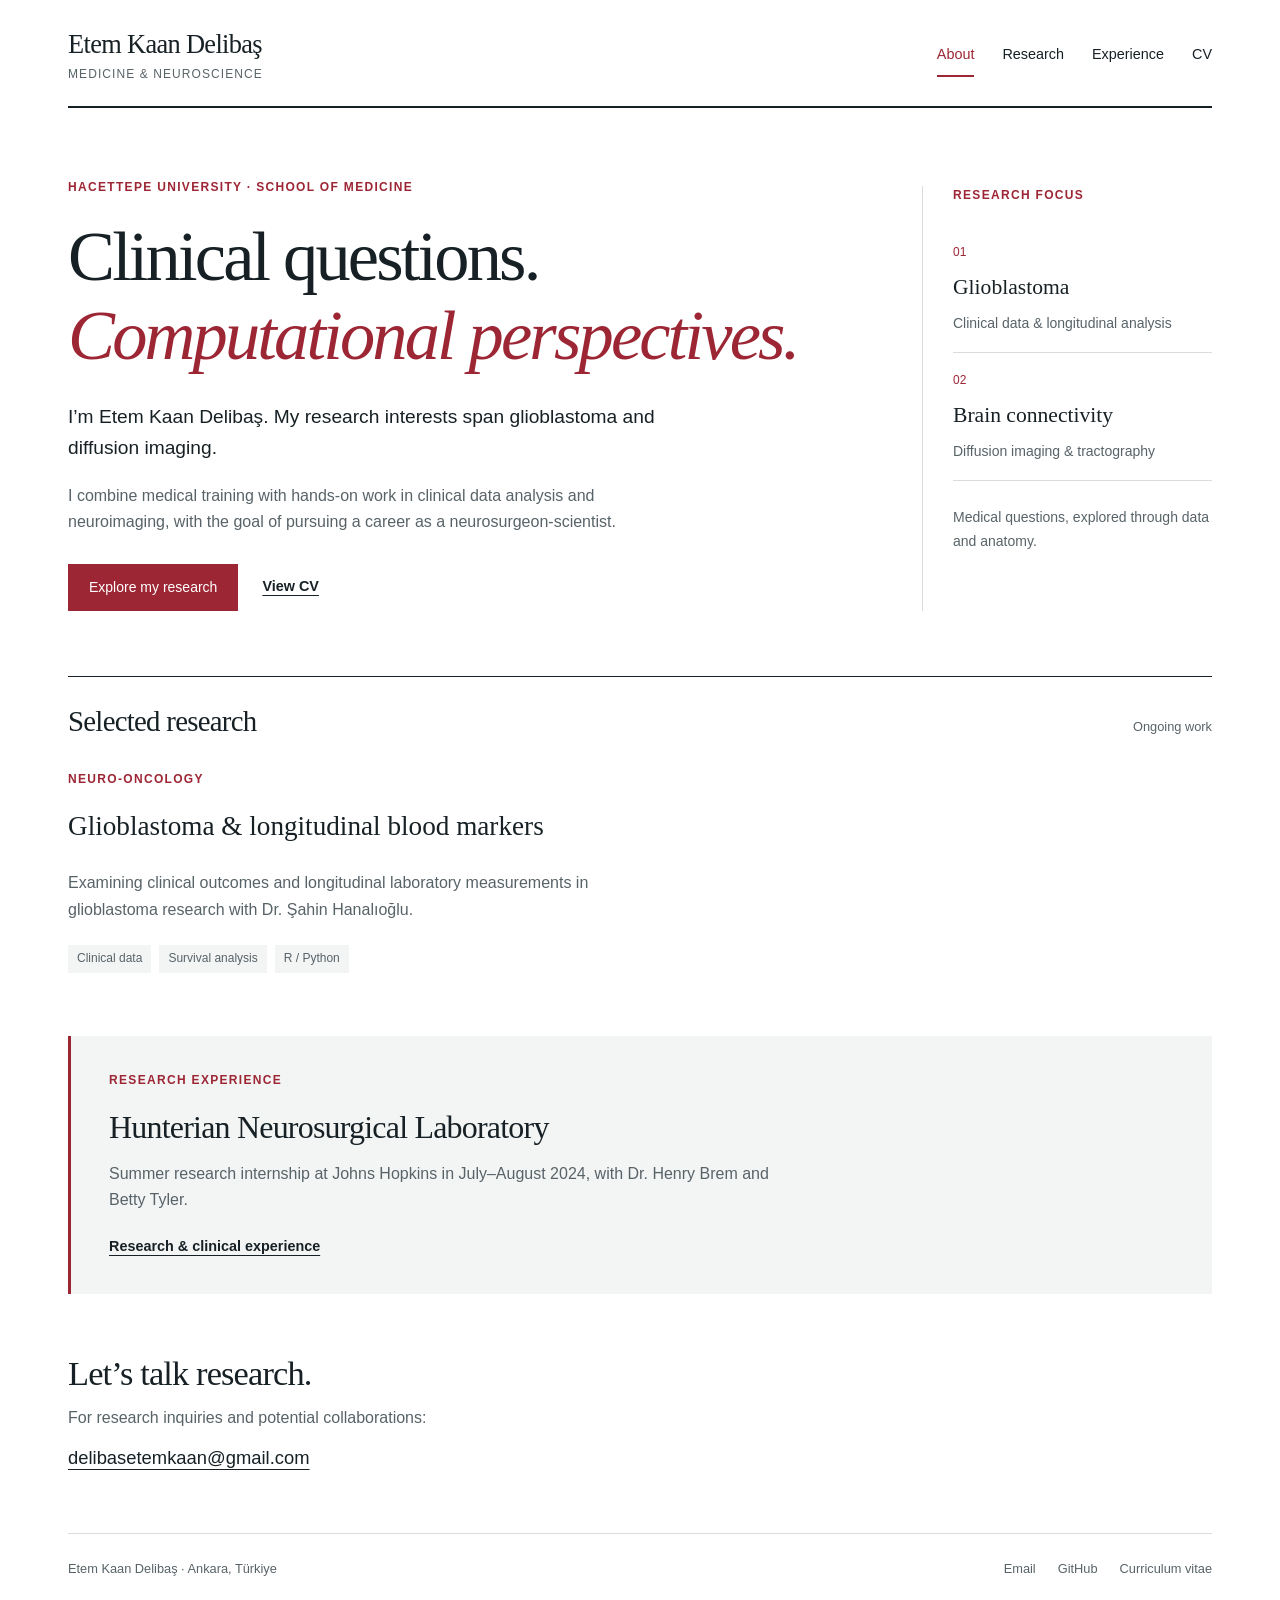
<file: index.html>
<!doctype html>
<html lang="en">
  <head>
    <meta charset="utf-8" />
    <meta name="viewport" content="width=device-width, initial-scale=1" />
    <title>About — Etem Kaan Delibaş</title>
    <meta
      name="description"
      content="Etem Kaan Delibaş · Hacettepe University · Research in glioblastoma and diffusion imaging."
    />
    <link rel="icon" href="images_and_videos/nsgy.png" />
    <link rel="stylesheet" href="style.css?v=2" />
  </head>
  <body>
    <a class="skip-link" href="#main">Skip to content</a>
    <div class="site-shell">
      <header class="site-header">
        <a class="wordmark" href="index.html"
          >Etem Kaan Delibaş<span>Medicine &amp; neuroscience</span></a
        >
        <nav aria-label="Main navigation">
          <a href="index.html" aria-current="page">About</a
          ><a href="projects.html">Research</a
          ><a href="education.html">Experience</a><a href="cv.html">CV</a>
        </nav>
      </header>
      <main id="main">
        <section class="intro">
          <div class="intro-copy">
            <p class="eyebrow">Hacettepe University · School of Medicine</p>
            <h1>
              Clinical questions.<br /><em>Computational perspectives.</em>
            </h1>
            <p class="lead">
              I’m Etem Kaan Delibaş. My research interests span glioblastoma
              and diffusion imaging.
            </p>
            <p class="intro-detail">
              I combine medical training with hands-on work in clinical data
              analysis and neuroimaging, with the goal of pursuing a career as a
              neurosurgeon-scientist.
            </p>
            <div class="actions">
              <a class="button" href="projects.html">Explore my research</a
              ><a class="text-link" href="cv.html">View CV</a>
            </div>
          </div>
          <aside class="intro-aside">
            <p class="eyebrow">Research focus</p>
            <ol class="focus-list">
              <li>
                <span>01</span>Glioblastoma<small
                  >Clinical data &amp; longitudinal analysis</small
                >
              </li>
              <li>
                <span>02</span>Brain connectivity<small
                  >Diffusion imaging &amp; tractography</small
                >
              </li>
            </ol>
            <p class="aside-note">
              Medical questions, explored through data and anatomy.
            </p>
          </aside>
        </section>
        <section class="section">
          <div class="section-heading">
            <h2>Selected research</h2>
            <span>Ongoing work</span>
          </div>
          <div class="research-grid">
            <article class="research-card">
              <p class="eyebrow">Neuro-oncology</p>
              <h3>
                <a href="projects.html#gbm"
                  >Glioblastoma &amp; longitudinal blood markers</a
                >
              </h3>
              <p>
                Examining clinical outcomes and longitudinal laboratory
                measurements in glioblastoma research with Dr. Şahin Hanalıoğlu.
              </p>
              <div class="tags">
                <span>Clinical data</span><span>Survival analysis</span
                ><span>R / Python</span>
              </div>
            </article>
          </div>
        </section>
        <section class="experience-strip">
          <p class="eyebrow">Research experience</p>
          <h2>Hunterian Neurosurgical Laboratory</h2>
          <p>
            Summer research internship at Johns Hopkins in July–August 2024,
            with Dr. Henry Brem and Betty Tyler.
          </p>
          <a class="text-link" href="education.html"
            >Research &amp; clinical experience</a
          >
        </section>
        <section class="contact-section">
          <h2>Let’s talk research.</h2>
          <p>For research inquiries and potential collaborations:</p>
          <a class="contact-email" href="mailto:delibasetemkaan@gmail.com"
            >delibasetemkaan@gmail.com</a
          >
        </section>
      </main>
      <footer>
        <span>Etem Kaan Delibaş · Ankara, Türkiye</span>
        <div>
          <a href="mailto:delibasetemkaan@gmail.com">Email</a
          ><a href="https://github.com/etemkaandelibas">GitHub</a
          ><a href="cv.html">Curriculum vitae</a>
        </div>
      </footer>
    </div>
  </body>
</html>
</file>
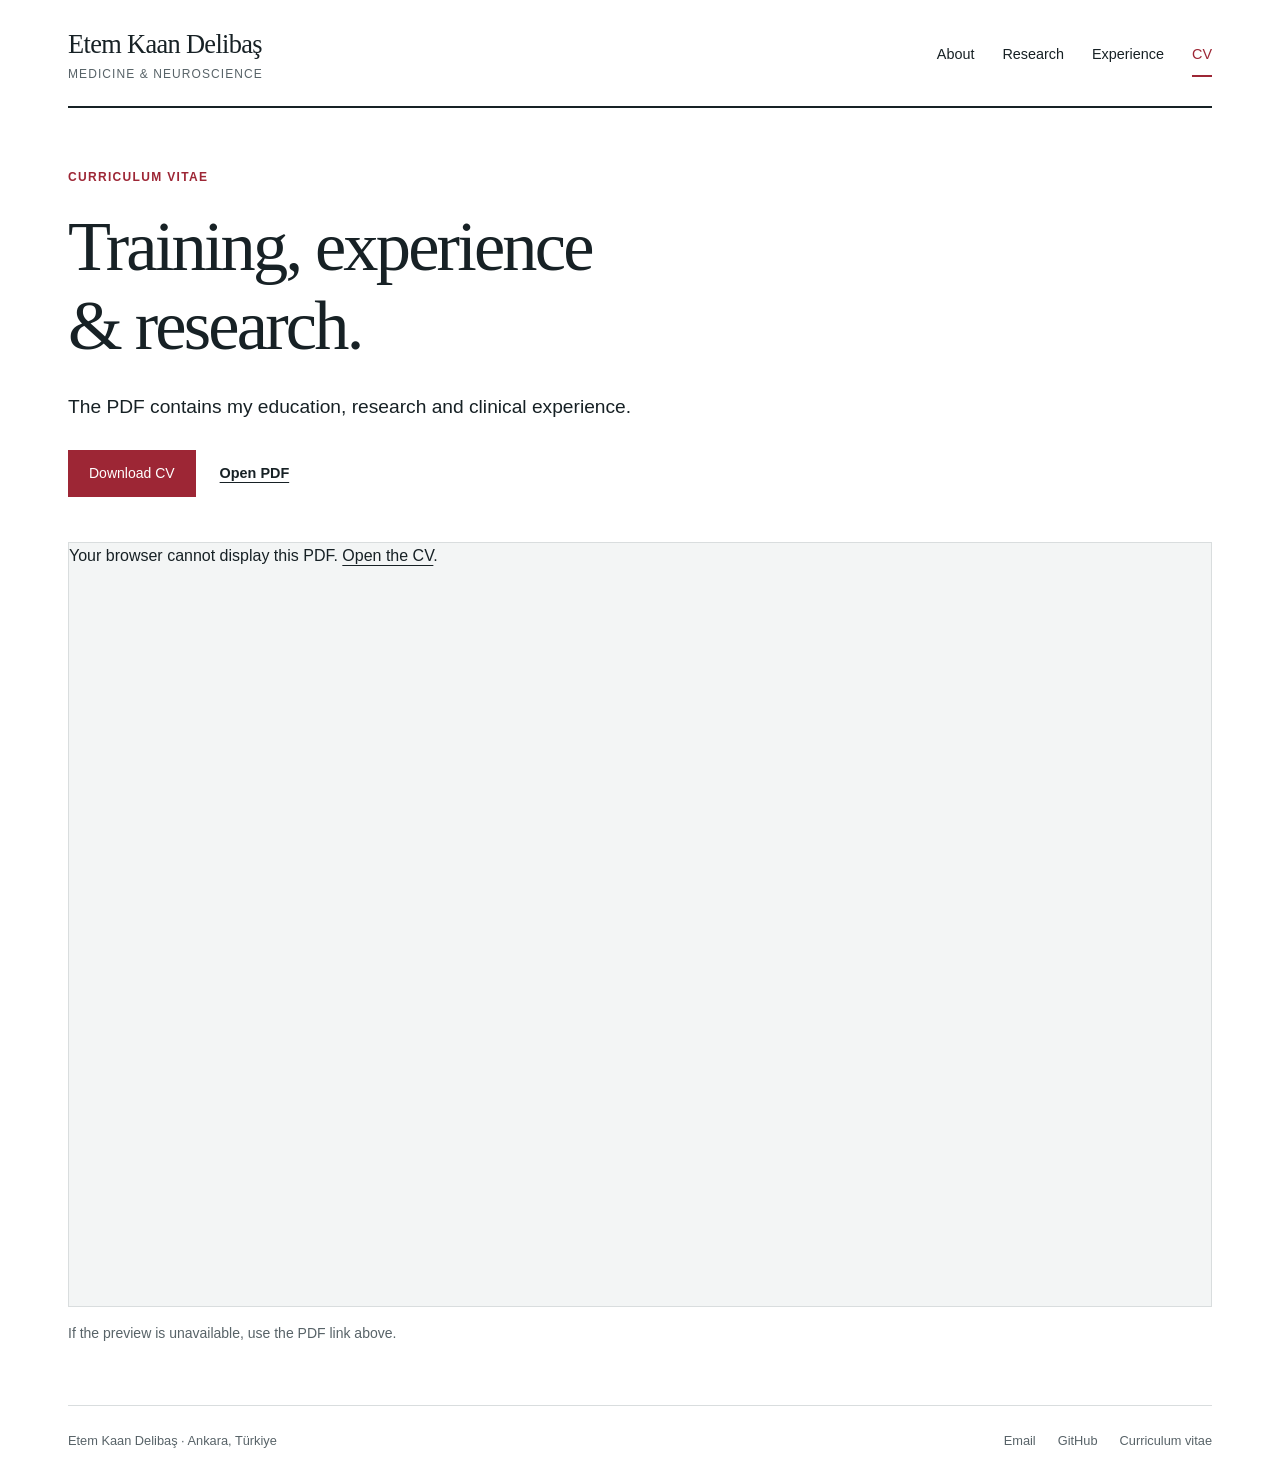
<file: cv.html>
<!doctype html>
<html lang="en">
  <head>
    <meta charset="utf-8" />
    <meta name="viewport" content="width=device-width, initial-scale=1" />
    <title>Curriculum vitae — Etem Kaan Delibaş</title>
    <meta
      name="description"
      content="Etem Kaan Delibaş · Hacettepe University · Research in glioblastoma and diffusion imaging."
    />
    <link rel="icon" href="images_and_videos/nsgy.png" />
    <link rel="stylesheet" href="style.css?v=2" />
  </head>
  <body>
    <a class="skip-link" href="#main">Skip to content</a>
    <div class="site-shell">
      <header class="site-header">
        <a class="wordmark" href="index.html"
          >Etem Kaan Delibaş<span>Medicine &amp; neuroscience</span></a
        >
        <nav aria-label="Main navigation">
          <a href="index.html">About</a><a href="projects.html">Research</a
          ><a href="education.html">Experience</a
          ><a href="cv.html" aria-current="page">CV</a>
        </nav>
      </header>
      <main id="main">
        <section class="page-intro">
          <p class="eyebrow">Curriculum vitae</p>
          <h1>Training, experience<br />&amp; research.</h1>
          <p class="lead">
            The PDF contains my education, research and clinical experience.
          </p>
          <div class="actions">
            <a class="button" href="cv.pdf" download="Etem_Kaan_Delibas_CV.pdf"
              >Download CV</a
            ><a class="text-link" href="cv.pdf" target="_blank" rel="noopener"
              >Open PDF</a
            >
          </div>
        </section>
        <section class="cv-section">
          <object
            class="cv-viewer"
            data="cv.pdf"
            type="application/pdf"
            aria-label="Etem Kaan Delibaş curriculum vitae"
          >
            <p>
              Your browser cannot display this PDF.
              <a href="cv.pdf">Open the CV</a>.
            </p>
          </object>
          <p class="cv-fallback">
            If the preview is unavailable, use the PDF link above.
          </p>
        </section>
      </main>
      <footer>
        <span>Etem Kaan Delibaş · Ankara, Türkiye</span>
        <div>
          <a href="mailto:delibasetemkaan@gmail.com">Email</a
          ><a href="https://github.com/etemkaandelibas">GitHub</a
          ><a href="cv.html">Curriculum vitae</a>
        </div>
      </footer>
    </div>
  </body>
</html>
</file>
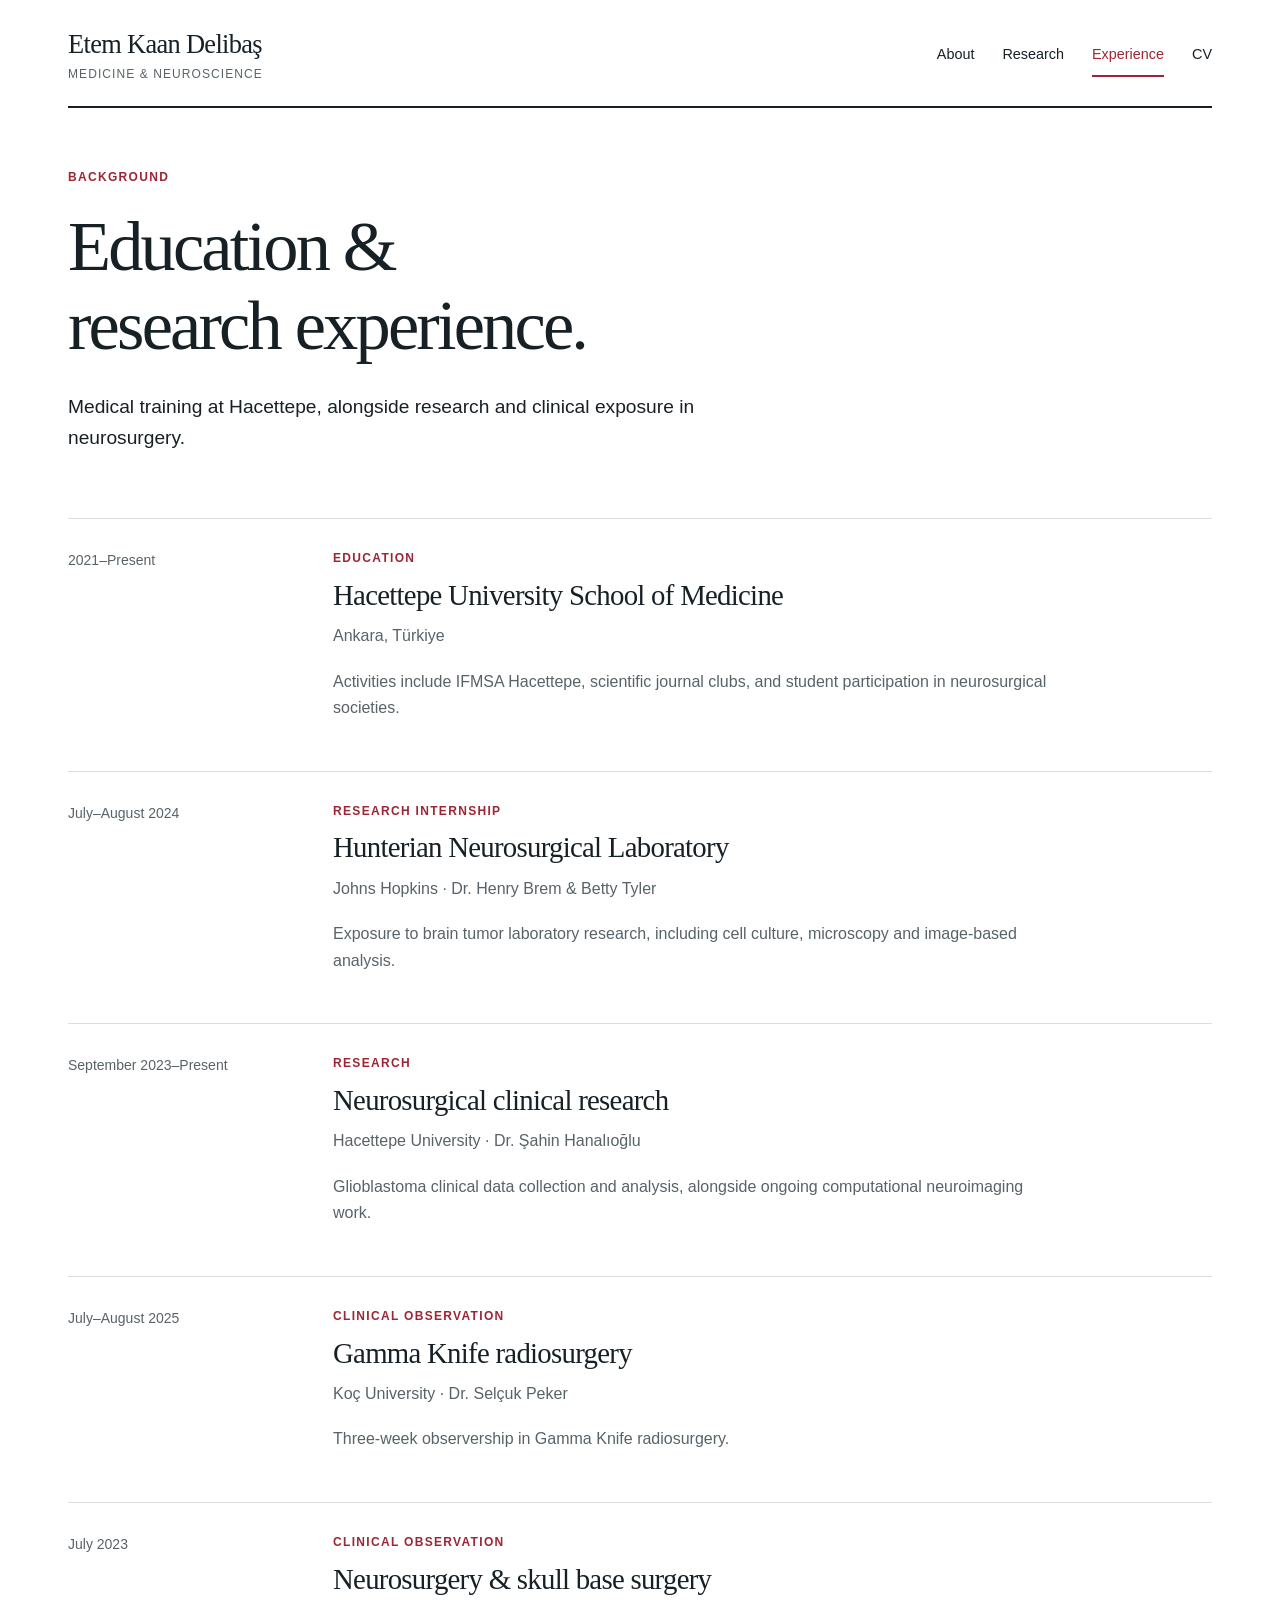
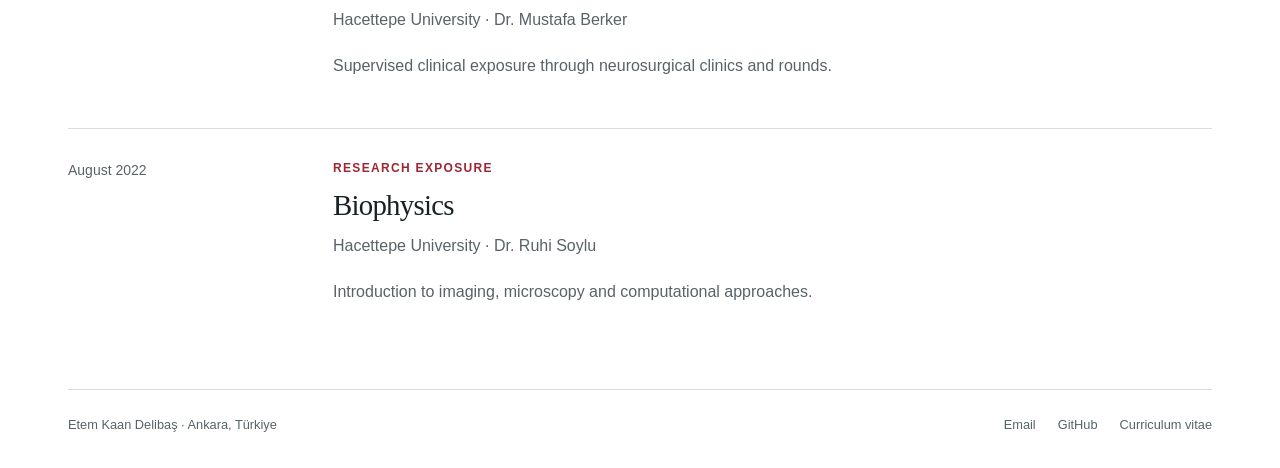
<file: education.html>
<!doctype html>
<html lang="en">
  <head>
    <meta charset="utf-8" />
    <meta name="viewport" content="width=device-width, initial-scale=1" />
    <title>Experience — Etem Kaan Delibaş</title>
    <meta
      name="description"
      content="Etem Kaan Delibaş · Hacettepe University · Research in glioblastoma and diffusion imaging."
    />
    <link rel="icon" href="images_and_videos/nsgy.png" />
    <link rel="stylesheet" href="style.css?v=2" />
  </head>
  <body>
    <a class="skip-link" href="#main">Skip to content</a>
    <div class="site-shell">
      <header class="site-header">
        <a class="wordmark" href="index.html"
          >Etem Kaan Delibaş<span>Medicine &amp; neuroscience</span></a
        >
        <nav aria-label="Main navigation">
          <a href="index.html">About</a><a href="projects.html">Research</a
          ><a href="education.html" aria-current="page">Experience</a
          ><a href="cv.html">CV</a>
        </nav>
      </header>
      <main id="main">
        <section class="page-intro">
          <p class="eyebrow">Background</p>
          <h1>Education &amp;<br />research experience.</h1>
          <p class="lead">
            Medical training at Hacettepe, alongside research and clinical
            exposure in neurosurgery.
          </p>
        </section>
        <section class="timeline">
          <article>
            <p class="timeline-date">2021–Present</p>
            <div>
              <p class="eyebrow">Education</p>
              <h2>Hacettepe University School of Medicine</h2>
              <p>Ankara, Türkiye</p>
              <p>
                Activities include IFMSA Hacettepe, scientific journal clubs,
                and student participation in neurosurgical societies.
              </p>
            </div>
          </article>
          <article>
            <p class="timeline-date">July–August 2024</p>
            <div>
              <p class="eyebrow">Research internship</p>
              <h2>Hunterian Neurosurgical Laboratory</h2>
              <p>Johns Hopkins · Dr. Henry Brem &amp; Betty Tyler</p>
              <p>
                Exposure to brain tumor laboratory research, including cell
                culture, microscopy and image-based analysis.
              </p>
            </div>
          </article>
          <article>
            <p class="timeline-date">September 2023–Present</p>
            <div>
              <p class="eyebrow">Research</p>
              <h2>Neurosurgical clinical research</h2>
              <p>Hacettepe University · Dr. Şahin Hanalıoğlu</p>
              <p>
                Glioblastoma clinical data collection and analysis, alongside
                ongoing computational neuroimaging work.
              </p>
            </div>
          </article>
          <article>
            <p class="timeline-date">July–August 2025</p>
            <div>
              <p class="eyebrow">Clinical observation</p>
              <h2>Gamma Knife radiosurgery</h2>
              <p>Koç University · Dr. Selçuk Peker</p>
              <p>Three-week observership in Gamma Knife radiosurgery.</p>
            </div>
          </article>
          <article>
            <p class="timeline-date">July 2023</p>
            <div>
              <p class="eyebrow">Clinical observation</p>
              <h2>Neurosurgery &amp; skull base surgery</h2>
              <p>Hacettepe University · Dr. Mustafa Berker</p>
              <p>
                Supervised clinical exposure through neurosurgical clinics and
                rounds.
              </p>
            </div>
          </article>
          <article>
            <p class="timeline-date">August 2022</p>
            <div>
              <p class="eyebrow">Research exposure</p>
              <h2>Biophysics</h2>
              <p>Hacettepe University · Dr. Ruhi Soylu</p>
              <p>
                Introduction to imaging, microscopy and computational
                approaches.
              </p>
            </div>
          </article>
        </section>
      </main>
      <footer>
        <span>Etem Kaan Delibaş · Ankara, Türkiye</span>
        <div>
          <a href="mailto:delibasetemkaan@gmail.com">Email</a
          ><a href="https://github.com/etemkaandelibas">GitHub</a
          ><a href="cv.html">Curriculum vitae</a>
        </div>
      </footer>
    </div>
  </body>
</html>
</file>
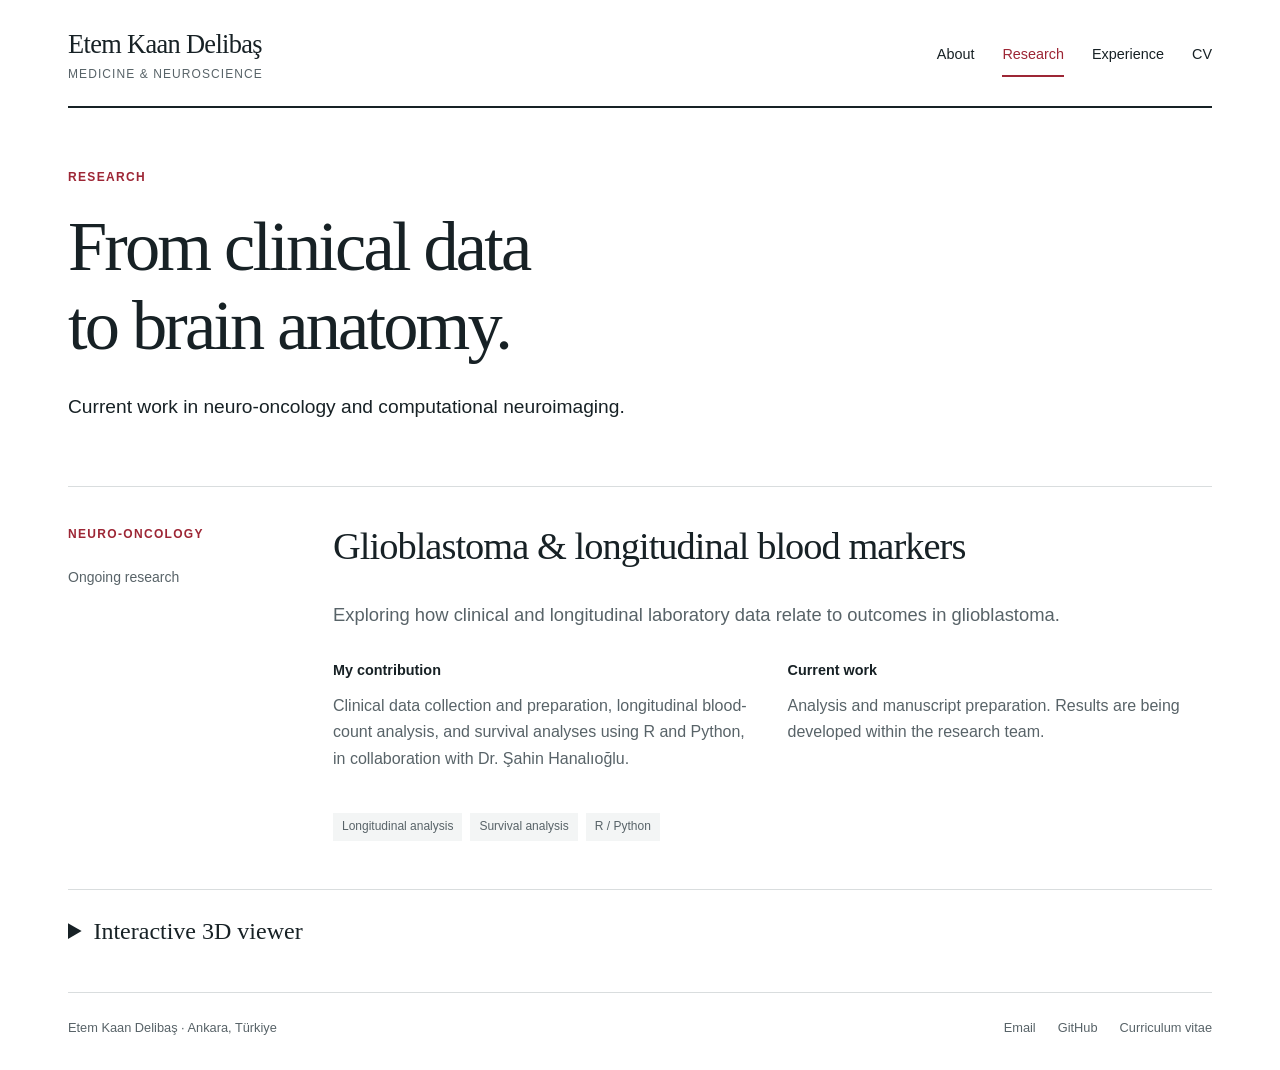
<file: projects.html>
<!doctype html>
<html lang="en">
  <head>
    <meta charset="utf-8" />
    <meta name="viewport" content="width=device-width, initial-scale=1" />
    <title>Research — Etem Kaan Delibaş</title>
    <meta
      name="description"
      content="Etem Kaan Delibaş · Hacettepe University · Research in glioblastoma and diffusion imaging."
    />
    <link rel="icon" href="images_and_videos/nsgy.png" />
    <link rel="stylesheet" href="style.css?v=2" />
    <script type="importmap">
      {
        "imports": {
          "three": "https://cdn.jsdelivr.net/npm/three@0.160.0/build/three.module.js",
          "three/addons/": "https://cdn.jsdelivr.net/npm/three@0.160.0/examples/jsm/"
        }
      }
    </script>
  </head>
  <body>
    <a class="skip-link" href="#main">Skip to content</a>
    <div class="site-shell">
      <header class="site-header">
        <a class="wordmark" href="index.html"
          >Etem Kaan Delibaş<span>Medicine &amp; neuroscience</span></a
        >
        <nav aria-label="Main navigation">
          <a href="index.html">About</a
          ><a href="projects.html" aria-current="page">Research</a
          ><a href="education.html">Experience</a><a href="cv.html">CV</a>
        </nav>
      </header>
      <main id="main">
        <section class="page-intro">
          <p class="eyebrow">Research</p>
          <h1>From clinical data<br />to brain anatomy.</h1>
          <p class="lead">
            Current work in neuro-oncology and computational neuroimaging.
          </p>
        </section>
        <article class="project-detail" id="gbm">
          <div class="project-meta">
            <p class="eyebrow">Neuro-oncology</p>
            <span class="status">Ongoing research</span>
          </div>
          <div>
            <h2>Glioblastoma &amp; longitudinal blood markers</h2>
            <p class="project-summary">
              Exploring how clinical and longitudinal laboratory data relate to
              outcomes in glioblastoma.
            </p>
            <div class="detail-grid">
              <section>
                <h3>My contribution</h3>
                <p>
                  Clinical data collection and preparation, longitudinal
                  blood-count analysis, and survival analyses using R and
                  Python, in collaboration with Dr. Şahin Hanalıoğlu.
                </p>
              </section>
              <section>
                <h3>Current work</h3>
                <p>
                  Analysis and manuscript preparation. Results are being
                  developed within the research team.
                </p>
              </section>
            </div>
            <div class="tags">
              <span>Longitudinal analysis</span><span>Survival analysis</span
              ><span>R / Python</span>
            </div>
          </div>
        </article>
        <details class="viewer-section" id="viewer-section">
          <summary>Interactive 3D viewer</summary>
          <p class="viewer-description">
            Explore brain surfaces and tractography when model files are
            available.
          </p>
          <div class="brain-viewer-layout">
            <div id="brain-viewer">
              <canvas
                id="brain-canvas"
                aria-label="Interactive brain model"
              ></canvas>
              <div id="viewer-status" role="status">
                3D models are not currently available.
              </div>
            </div>
            <aside class="viewer-controls">
              <h3>Clipping planes</h3>
              <p class="control-note">
                0% shows the full model; 100% clips through the model.
              </p>
              <div class="control-group">
                <label for="clip-axial"
                  >Axial<span id="clip-axial-value">0%</span></label
                ><input
                  disabled
                  type="range"
                  id="clip-axial"
                  min="0"
                  max="100"
                  value="0"
                  step="1"
                />
              </div>
              <div class="control-group">
                <label for="clip-sagittal"
                  >Sagittal<span id="clip-sagittal-value">0%</span></label
                ><input
                  disabled
                  type="range"
                  id="clip-sagittal"
                  min="0"
                  max="100"
                  value="0"
                  step="1"
                />
              </div>
              <div class="control-group">
                <label for="clip-coronal"
                  >Coronal<span id="clip-coronal-value">0%</span></label
                ><input
                  disabled
                  type="range"
                  id="clip-coronal"
                  min="0"
                  max="100"
                  value="0"
                  step="1"
                />
              </div>
              <div class="control-group">
                <label for="tract-opacity"
                  >Tract opacity<span id="tract-opacity-value">70%</span></label
                ><input
                  disabled
                  type="range"
                  id="tract-opacity"
                  min="0"
                  max="100"
                  value="70"
                  step="1"
                />
              </div>
            </aside>
          </div>
          <p class="model-hint">Drag to rotate · Scroll or pinch to zoom</p>
        </details>
        <script type="module">
          const section = document.getElementById("viewer-section");
          let started = false;
          section.addEventListener("toggle", async () => {
            if (!section.open || started) return;
            started = true;
            try {
              const files = await Promise.all(
                ["models/t1-brain.glb", "models/tractography.glb"].map((url) =>
                  fetch(url, { method: "HEAD" }),
                ),
              );
              if (files.some((file) => !file.ok)) return;
              await import("./brain-viewer.js");
            } catch {
              document.getElementById("viewer-status").textContent =
                "The 3D viewer is unavailable. Please try again later.";
            }
          });
        </script>
      </main>
      <footer>
        <span>Etem Kaan Delibaş · Ankara, Türkiye</span>
        <div>
          <a href="mailto:delibasetemkaan@gmail.com">Email</a
          ><a href="https://github.com/etemkaandelibas">GitHub</a
          ><a href="cv.html">Curriculum vitae</a>
        </div>
      </footer>
    </div>
  </body>
</html>
</file>
<file: style.css>
:root {
  --ink: #172125;
  --muted: #586368;
  --accent: #9d2635;
  --line: #d9ddde;
  --paper: #fff;
  --soft: #f3f5f5;
  --serif: Georgia, "Times New Roman", serif;
  --sans: Arial, Helvetica, sans-serif;
}
* {
  box-sizing: border-box;
}
html {
  scroll-behavior: smooth;
  scroll-padding-top: 2rem;
}
body {
  margin: 0;
  background: var(--paper);
  color: var(--ink);
  font-family: var(--sans);
  font-size: 1rem;
  line-height: 1.65;
}
a {
  color: inherit;
  text-underline-offset: 0.25em;
}
a:hover {
  color: var(--accent);
}
a:focus-visible,
summary:focus-visible,
input:focus-visible {
  outline: 3px solid var(--accent);
  outline-offset: 5px;
}
h1,
h2,
h3,
p {
  margin-top: 0;
}
h1,
h2,
h3 {
  line-height: 1.12;
  font-weight: 400;
}
h1,
h2 {
  font-family: var(--serif);
}
h1 {
  font-size: clamp(2.7rem, 5.5vw, 4.7rem);
  letter-spacing: -0.04em;
  margin-bottom: 1.6rem;
}
h2 {
  font-size: 2.15rem;
  letter-spacing: -0.025em;
}
h3 {
  font-family: var(--serif);
  font-size: 1.7rem;
  line-height: 1.25;
}
em {
  color: var(--accent);
  font-weight: 400;
}
p {
  margin-bottom: 1.2rem;
}
.site-shell {
  max-width: 1240px;
  padding: 0 48px;
  margin: auto;
}
.site-header {
  display: flex;
  justify-content: space-between;
  align-items: center;
  gap: 2rem;
  padding: 30px 0 25px;
  border-bottom: 2px solid var(--ink);
}
.wordmark {
  font-family: var(--serif);
  font-size: 1.65rem;
  line-height: 1.1;
  text-decoration: none;
  letter-spacing: -0.025em;
}
.wordmark span {
  display: block;
  font-family: var(--sans);
  font-size: 0.75rem;
  letter-spacing: 0.09em;
  text-transform: uppercase;
  color: var(--muted);
  margin-top: 9px;
}
nav {
  display: flex;
  flex-wrap: wrap;
  gap: 28px;
}
nav a {
  font-size: 0.9rem;
  text-decoration: none;
  padding: 8px 0;
  border-bottom: 2px solid transparent;
}
nav a[aria-current] {
  border-color: var(--accent);
  color: var(--accent);
}
.eyebrow {
  font-size: 0.75rem;
  font-weight: 600;
  letter-spacing: 0.11em;
  text-transform: uppercase;
  color: var(--accent);
  margin-bottom: 1.2rem;
}
.intro {
  display: grid;
  grid-template-columns: minmax(0, 1fr) 290px;
  gap: 60px;
  padding: 70px 0 65px;
}
.lead {
  font-size: 1.2rem;
  line-height: 1.65;
  max-width: 660px;
}
.intro-detail {
  color: var(--muted);
  max-width: 600px;
}
.intro-aside {
  border-left: 1px solid var(--line);
  padding-left: 30px;
  margin-top: 8px;
}
.focus-list {
  list-style: none;
  padding: 0;
  margin: 0;
}
.focus-list li {
  font-family: var(--serif);
  font-size: 1.35rem;
  padding: 18px 0;
  border-bottom: 1px solid var(--line);
}
.focus-list span {
  display: block;
  font-family: var(--sans);
  font-size: 0.75rem;
  color: var(--accent);
  margin-bottom: 7px;
}
.focus-list small {
  display: block;
  font-family: var(--sans);
  font-size: 0.875rem;
  line-height: 1.55;
  color: var(--muted);
  margin-top: 7px;
}
.aside-note {
  color: var(--muted);
  font-size: 0.875rem;
  margin-top: 25px;
}
.actions {
  display: flex;
  align-items: center;
  flex-wrap: wrap;
  gap: 24px;
  margin-top: 28px;
}
.button {
  background: var(--accent);
  color: white;
  font-size: 0.875rem;
  text-decoration: none;
  padding: 12px 21px;
  display: inline-block;
}
.button:hover {
  color: white;
  background: #751c28;
}
.text-link {
  font-size: 0.9rem;
  font-weight: 600;
}
.section {
  border-top: 1px solid var(--ink);
  padding: 28px 0 55px;
}
.section-heading {
  display: flex;
  justify-content: space-between;
  align-items: baseline;
  gap: 1rem;
  margin-bottom: 28px;
}
.section-heading h2 {
  font-size: 1.8rem;
  margin: 0;
}
.section-heading > span {
  font-size: 0.8rem;
  color: var(--muted);
}
.research-grid {
  display: grid;
  grid-template-columns: 1fr 1fr;
  gap: 40px;
}
.research-card {
  padding: 5px 0 8px;
}
.research-card + .research-card {
  border-left: 1px solid var(--line);
  padding-left: 40px;
}
.research-card h3 a {
  text-decoration: none;
}
.research-card p:not(.eyebrow) {
  color: var(--muted);
}
.tags {
  display: flex;
  flex-wrap: wrap;
  gap: 8px;
  margin-top: 22px;
}
.tags span {
  font-size: 0.75rem;
  padding: 4px 9px;
  background: var(--soft);
  color: var(--muted);
}
.experience-strip {
  padding: 35px 38px;
  background: var(--soft);
  border-left: 3px solid var(--accent);
}
.experience-strip h2 {
  font-size: 2rem;
  margin-bottom: 15px;
}
.experience-strip > p:not(.eyebrow) {
  max-width: 700px;
  color: var(--muted);
}
.contact-section {
  padding: 60px 0;
}
.contact-section h2 {
  margin-bottom: 12px;
}
.contact-section p {
  color: var(--muted);
  margin-bottom: 12px;
}
.contact-email {
  font-size: 1.15rem;
  overflow-wrap: anywhere;
}
footer {
  border-top: 1px solid var(--line);
  display: flex;
  justify-content: space-between;
  gap: 20px;
  padding: 24px 0 32px;
  color: var(--muted);
  font-size: 0.8rem;
}
footer div {
  display: flex;
  flex-wrap: wrap;
  gap: 22px;
}
footer a {
  text-decoration: none;
}
.page-intro {
  padding: 60px 0 45px;
  max-width: 850px;
}
.project-detail {
  display: grid;
  grid-template-columns: 220px minmax(0, 1fr);
  gap: 45px;
  padding: 38px 0 48px;
  border-top: 1px solid var(--line);
}
.project-detail h2 {
  font-size: 2.4rem;
}
.project-summary {
  font-size: 1.15rem;
  color: var(--muted);
}
.status {
  font-size: 0.875rem;
  color: var(--muted);
}
.detail-grid {
  display: grid;
  grid-template-columns: 1fr 1fr;
  gap: 30px;
  margin-top: 30px;
}
.detail-grid h3 {
  font-family: var(--sans);
  font-size: 0.9rem;
  font-weight: 600;
}
.detail-grid p {
  font-size: 1rem;
  color: var(--muted);
}
.timeline {
  padding-bottom: 35px;
}
.timeline article {
  display: grid;
  grid-template-columns: 220px minmax(0, 1fr);
  gap: 45px;
  border-top: 1px solid var(--line);
  padding: 30px 0;
}
.timeline-date {
  font-size: 0.875rem;
  color: var(--muted);
}
.timeline h2 {
  font-size: 1.8rem;
  margin-bottom: 12px;
}
.timeline article > div {
  max-width: 730px;
}
.timeline article > div > p:not(.eyebrow) {
  color: var(--muted);
}
.timeline .eyebrow {
  margin-bottom: 10px;
}
.cv-section {
  padding-bottom: 40px;
}
.cv-viewer {
  display: block;
  width: 100%;
  height: 850px;
  max-height: 85vh;
  border: 1px solid var(--line);
  background: var(--soft);
}
.cv-fallback {
  font-size: 0.875rem;
  color: var(--muted);
  margin-top: 15px;
}
.skip-link {
  position: absolute;
  left: 16px;
  top: -100px;
  background: white;
  padding: 12px;
  z-index: 10;
}
.skip-link:focus {
  top: 10px;
}
.viewer-section {
  border-top: 1px solid var(--line);
  padding: 22px 0 40px;
}
.viewer-section summary {
  cursor: pointer;
  font-family: var(--serif);
  font-size: 1.5rem;
}
.viewer-description {
  margin-top: 20px;
  color: var(--muted);
}
.brain-viewer-layout {
  display: grid;
  grid-template-columns: minmax(0, 1fr) 240px;
  gap: 20px;
}
#brain-viewer {
  position: relative;
  min-height: 420px;
  background: #172125;
  overflow: hidden;
}
#brain-canvas {
  display: block;
  width: 100%;
  height: 100%;
}
#viewer-status {
  position: absolute;
  bottom: 0;
  left: 0;
  right: 0;
  color: #fff;
  background: #172125;
  padding: 15px;
  font-size: 0.875rem;
  text-align: center;
}
.viewer-controls {
  background: var(--soft);
  padding: 22px;
}
.viewer-controls h3 {
  font-family: var(--sans);
  font-size: 1rem;
  font-weight: 600;
}
.control-note,
.model-hint {
  font-size: 0.875rem;
  color: var(--muted);
}
.control-group {
  margin: 20px 0;
}
.control-group label {
  display: flex;
  justify-content: space-between;
  font-size: 0.875rem;
}
.control-group input {
  width: 100%;
  accent-color: var(--accent);
}
.model-hint {
  margin-top: 12px;
}
@media (max-width: 950px) {
  .site-shell {
    padding: 0 28px;
  }
  .intro {
    gap: 30px;
    grid-template-columns: minmax(0, 1fr) 240px;
  }
  .intro-aside {
    padding-left: 22px;
  }
  .project-detail,
  .timeline article {
    grid-template-columns: 170px minmax(0, 1fr);
    gap: 25px;
  }
}
@media (max-width: 700px) {
  .site-shell {
    padding: 0 22px;
  }
  .site-header {
    align-items: flex-start;
    flex-direction: column;
    gap: 18px;
    padding-top: 24px;
  }
  nav {
    gap: 23px;
  }
  .intro {
    grid-template-columns: 1fr;
    padding: 42px 0;
    gap: 30px;
  }
  h1 {
    font-size: clamp(2.5rem, 10vw, 3.8rem);
  }
  .intro-aside {
    border-left: 0;
    border-top: 1px solid var(--line);
    padding: 22px 0 0;
  }
  .focus-list li {
    padding: 12px 0;
  }
  .aside-note {
    margin-bottom: 0;
  }
  .research-grid,
  .detail-grid,
  .brain-viewer-layout {
    grid-template-columns: 1fr;
    gap: 20px;
  }
  .research-card + .research-card {
    border-left: 0;
    border-top: 1px solid var(--line);
    padding: 28px 0 0;
  }
  .experience-strip {
    padding: 28px 22px;
  }
  .contact-section {
    padding: 40px 0;
  }
  .project-detail,
  .timeline article {
    grid-template-columns: 1fr;
    gap: 15px;
  }
  .project-detail h2 {
    font-size: 2rem;
  }
  .project-meta .eyebrow {
    margin-bottom: 6px;
  }
  .timeline-date {
    margin-bottom: 0;
  }
  .page-intro {
    padding-top: 42px;
  }
  footer {
    flex-direction: column;
  }
  .cv-viewer {
    height: 65vh;
  }
  .section-heading {
    align-items: flex-start;
    flex-direction: column;
    gap: 6px;
  }
  #brain-viewer {
    min-height: 300px;
  }
}
@media (prefers-reduced-motion: reduce) {
  html {
    scroll-behavior: auto;
  }
}
@media print {
  nav,
  footer,
  .actions,
  .viewer-section,
  .skip-link {
    display: none;
  }
  .site-shell {
    padding: 0;
  }
  .intro,
  .page-intro {
    padding: 25px 0;
  }
  a {
    color: inherit;
  }
  .cv-viewer {
    height: 100vh;
  }
}
</file>
